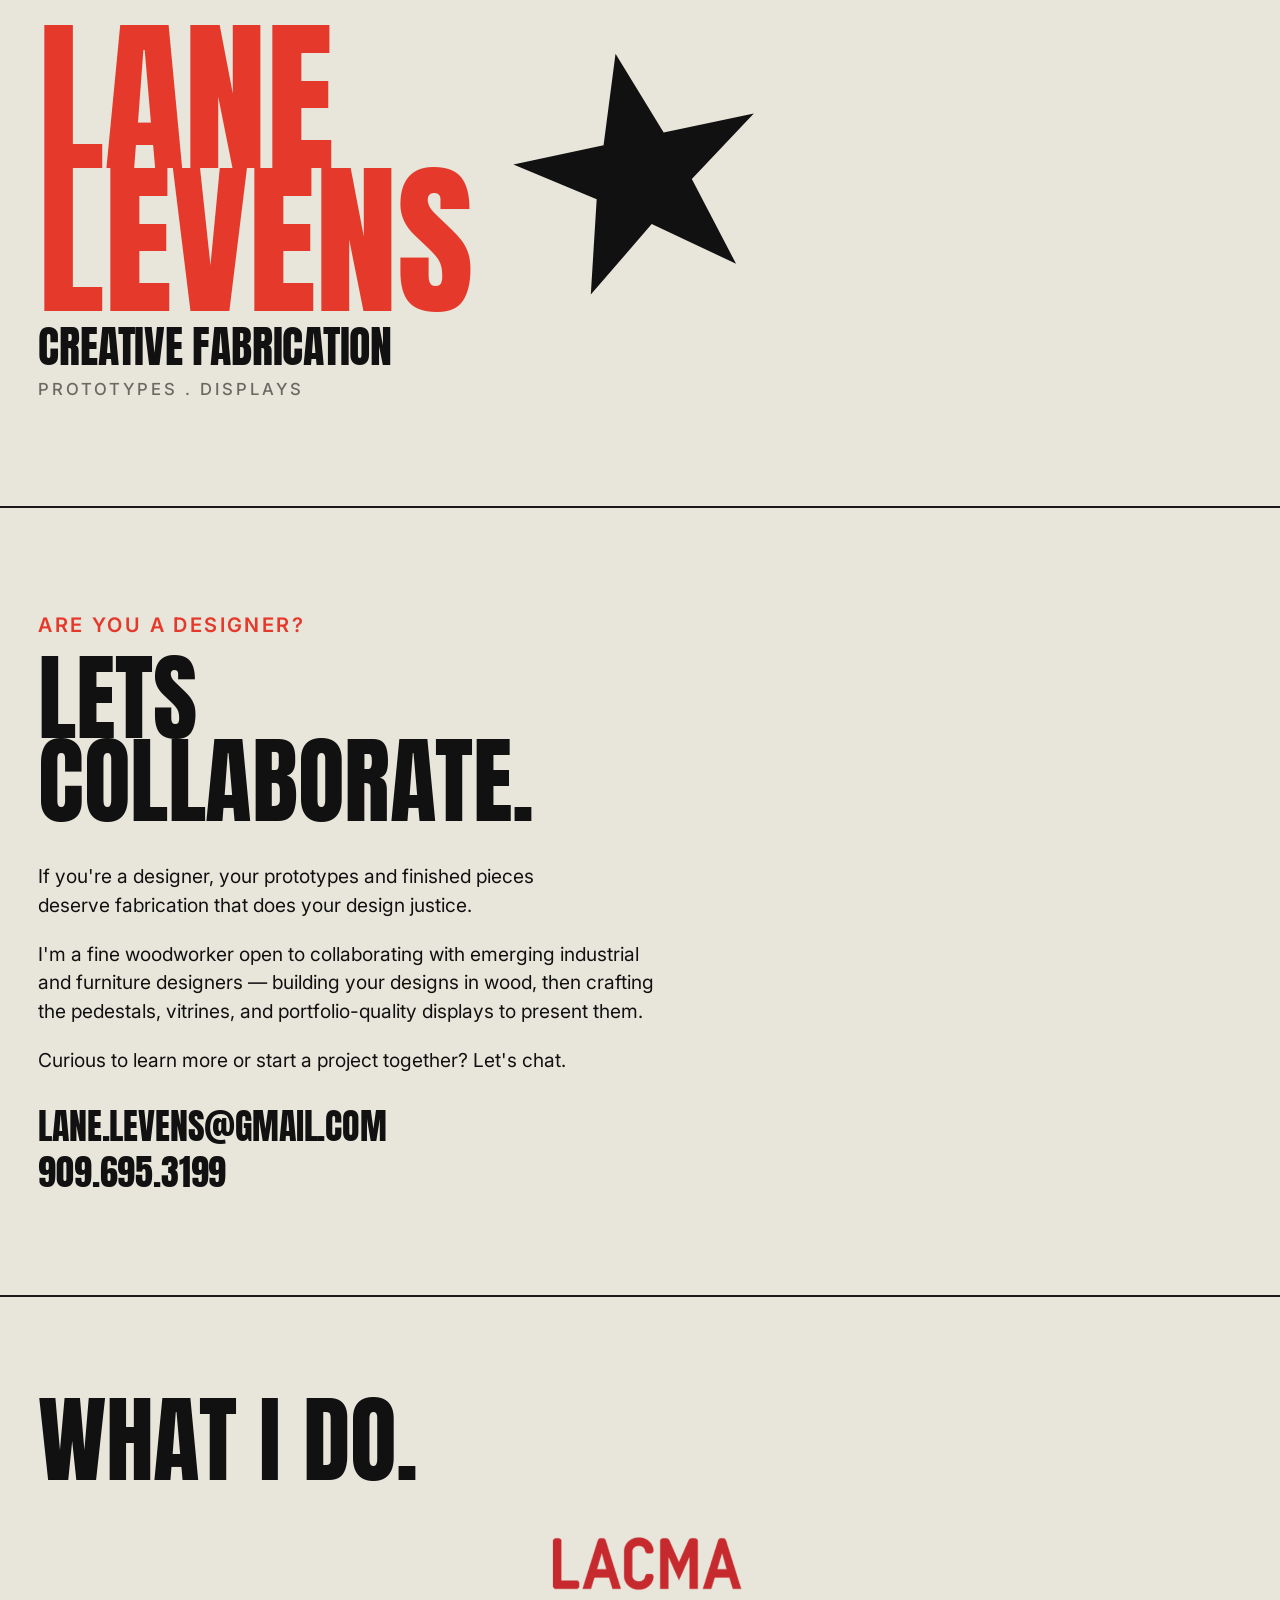
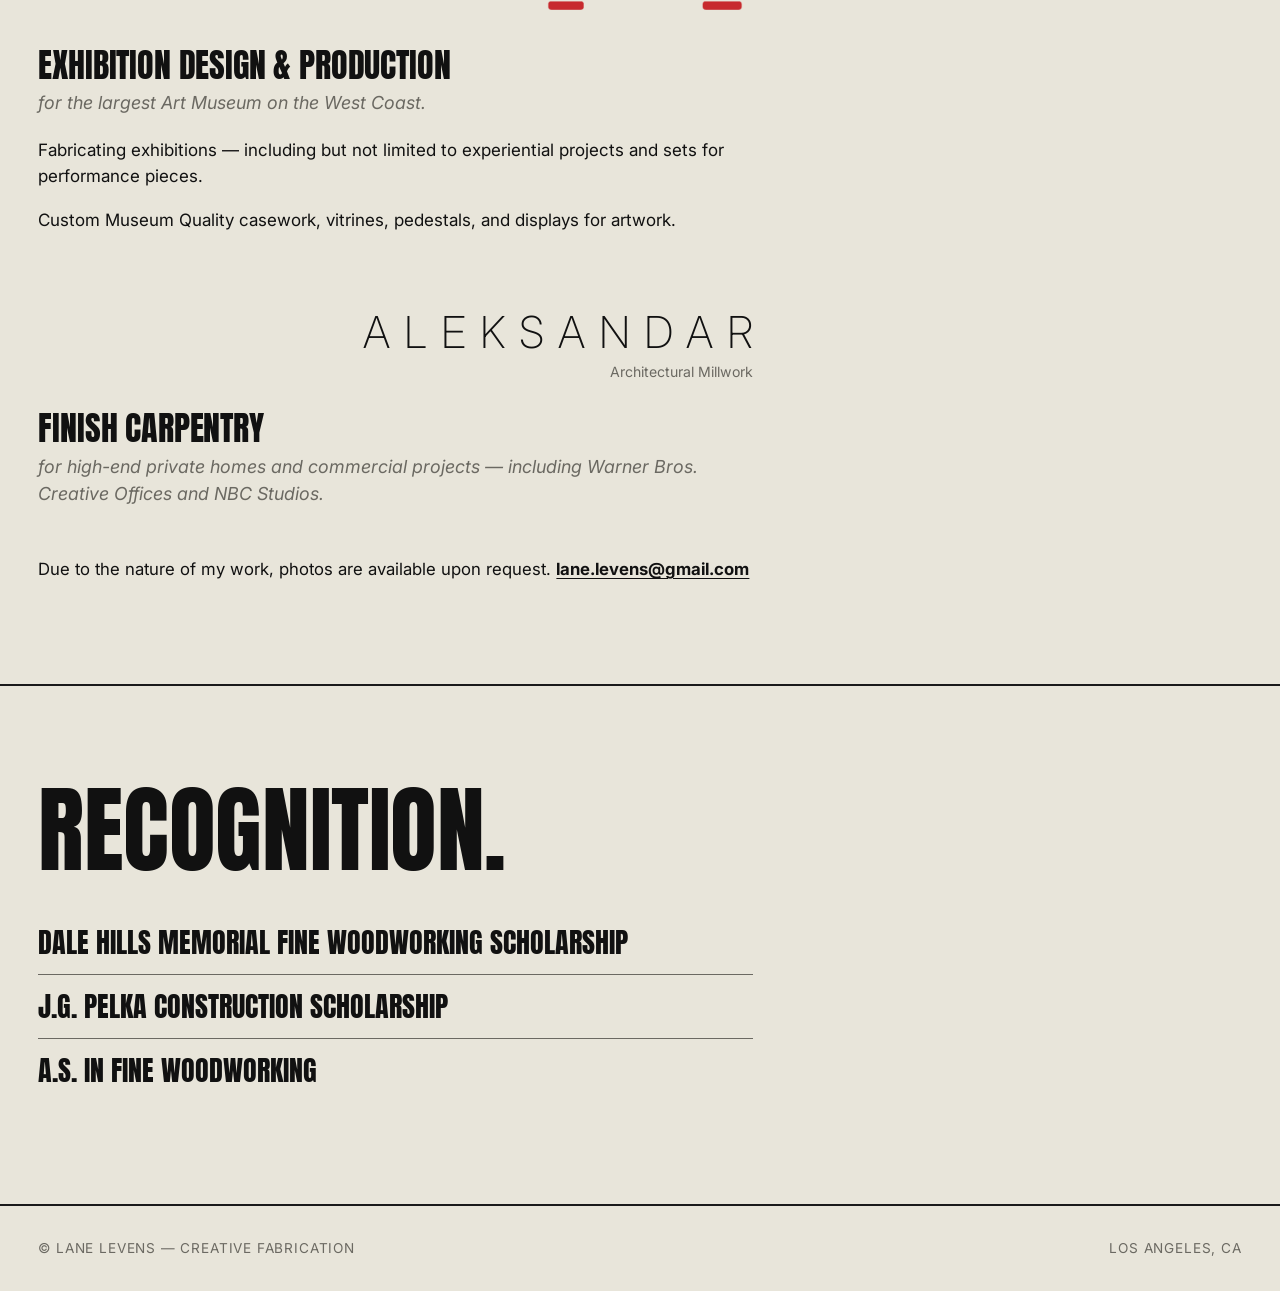
<file: index.html>
<!doctype html>
<html lang="en">
<head>
  <meta charset="utf-8" />
  <meta name="viewport" content="width=device-width, initial-scale=1" />
  <meta name="robots" content="noindex, nofollow, noarchive" />
  <title>Lane Levens — Creative Fabrication, Los Angeles</title>
  <meta name="description" content="Lane Levens — creative fabrication in Los Angeles. Prototypes, displays, exhibition design and production, finish carpentry, and collaborative builds with designers." />
  <link rel="icon" href="/favicon.ico" sizes="any" />
  <link rel="icon" href="/favicon.svg" type="image/svg+xml" />
  <link rel="apple-touch-icon" href="/apple-touch-icon.png" />
  <link rel="preconnect" href="https://fonts.googleapis.com">
  <link rel="preconnect" href="https://fonts.gstatic.com" crossorigin>
  <link href="https://fonts.googleapis.com/css2?family=Anton&family=Inter:wght@200;400;500;600;700&display=swap" rel="stylesheet">
  <link rel="stylesheet" href="/css/style.css">
  <script type="application/ld+json">
  {
    "@context": "https://schema.org",
    "@type": "Person",
    "name": "Lane Levens",
    "jobTitle": "Creative Fabricator",
    "description": "Fine woodworker and creative fabricator based in Los Angeles. Exhibition design and production, finish carpentry, prototypes, and displays.",
    "url": "https://lane.levens.com",
    "email": "mailto:lane.levens@gmail.com",
    "telephone": "+1-909-695-3199",
    "address": {
      "@type": "PostalAddress",
      "addressLocality": "Los Angeles",
      "addressRegion": "CA",
      "addressCountry": "US"
    },
    "knowsAbout": [
      "Fine woodworking",
      "Finish carpentry",
      "Exhibition fabrication",
      "Museum casework",
      "Vitrines",
      "Pedestals",
      "Prototype fabrication"
    ]
  }
  </script>
</head>
<body>

<!-- ============ HERO ============ -->
<section class="hero">
  <div class="container">
    <div class="hero__lockup">
      <h1 class="display">Lane<br>Levens</h1>
      <svg class="hero__big-star" viewBox="0 0 100 100" aria-hidden="true" preserveAspectRatio="xMidYMid meet">
        <polygon transform="rotate(-12 50 50)" points="50,4 62,38 98,38 69,58 79,94 50,72 21,94 31,58 2,38 38,38" fill="#111"/>
      </svg>
    </div>
    <p class="hero__subtitle">Creative Fabrication</p>
    <p class="hero__tagline">Prototypes . Displays</p>
  </div>
</section>

<hr class="divider" />

<!-- ============ LETS COLLABORATE ============ -->
<section class="section" id="collaborate">
  <div class="container">
    <p class="eyebrow eyebrow--red eyebrow--lg mb-2">Are you a designer?</p>
    <h2 class="display display--ink mb-3">Lets<br>Collaborate.</h2>

    <div style="max-width: 65ch; margin-top: 2.5rem;">
      <p class="lede">If you're a designer, your prototypes and finished pieces deserve fabrication that does your design justice.</p>
      <p class="lede" style="margin-top: 1.25rem;">I'm a fine woodworker open to collaborating with emerging industrial and furniture designers — building your designs in wood, then crafting the pedestals, vitrines, and portfolio-quality displays to present them.</p>
      <p class="lede" style="margin-top: 1.25rem;">Curious to learn more or start a project together? Let's chat.</p>

      <div class="contact-stack">
        <a href="mailto:lane.levens@gmail.com">lane.levens@gmail.com</a>
        <a href="tel:+19096953199">909.695.3199</a>
      </div>
    </div>
  </div>
</section>

<hr class="divider" />

<!-- ============ WHAT I DO ============ -->
<section class="section" id="work">
  <div class="container">
    <h2 class="display display--ink mb-3">What I Do.</h2>

    <div style="max-width: 65ch; margin-top: 3rem;">

      <div class="workplace">
        <div class="workplace__logo-row">
          <div class="service-logo">
            <img src="/images/logo-lacma.png" alt="LACMA" />
          </div>
        </div>
        <div class="workplace__body">
          <h3 class="workplace__role">Exhibition Design &amp; Production</h3>
          <p class="workplace__where">for the largest Art Museum on the West Coast.</p>
          <p style="margin-top: 1.25rem;">Fabricating exhibitions — including but not limited to experiential projects and sets for performance pieces.</p>
          <p>Custom Museum Quality casework, vitrines, pedestals, and displays for artwork.</p>
        </div>
      </div>

      <div class="workplace">
        <div class="workplace__logo-row">
          <div class="service-logo service-logo--text" role="img" aria-label="Aleksandar Architectural Millwork">
            <span class="alek-wordmark" aria-hidden="true">ALEKSANDAR</span>
            <span class="alek-subtitle" aria-hidden="true">Architectural Millwork</span>
          </div>
        </div>
        <div class="workplace__body">
          <h3 class="workplace__role">Finish Carpentry</h3>
          <p class="workplace__where">for high-end private homes and commercial projects — including Warner Bros. Creative Offices and NBC Studios.</p>
        </div>
      </div>

      <p style="margin-top: 3rem; font-size: 1.05rem;">
        Due to the nature of my work, photos are available upon request. <a href="mailto:lane.levens@gmail.com?subject=Portfolio%20Request" style="font-weight: 700;">lane.levens@gmail.com</a>
      </p>

    </div>
  </div>
</section>

<hr class="divider" />

<!-- ============ RECOGNITION ============ -->
<section class="section" id="recognition">
  <div class="container">
    <h2 class="display display--ink mb-3">Recognition.</h2>

    <ul class="recognition-list">
      <li>Dale Hills Memorial Fine Woodworking Scholarship</li>
      <li>J.G. Pelka Construction Scholarship</li>
      <li>A.S. in Fine Woodworking</li>
    </ul>
  </div>
</section>

<!-- ============ FOOTER ============ -->
<footer class="site-footer">
  <div class="container site-footer__inner">
    <span>© Lane Levens — Creative Fabrication</span>
    <span>Los Angeles, CA</span>
  </div>
</footer>

</body>
</html>
</file>
<file: css/style.css>
/* ============================================================
   LANE.LEVENS — creative fabrication
   Brand: bold red display type, black star motif, cream ground.
   ============================================================ */

:root {
  /* Brand tokens — derived from the LANE.LEVENS logo sheet */
  --red: #E5392B;
  --red-deep: #C82A1E;
  --cream: #E8E5DA;
  --cream-soft: #EFEDE3;
  --ink: #111111;
  --ink-soft: #1F1F1F;
  --muted: #6B6962;
  --rule: #1A1A1A;

  /* Type */
  --display: "Anton", "Archivo Black", "Impact", system-ui, sans-serif;
  --body: "Inter", -apple-system, BlinkMacSystemFont, "Segoe UI", Roboto, sans-serif;

  /* Layout */
  --container: 1280px;
  --gutter: clamp(1.25rem, 3vw, 2.5rem);
  --section-y: clamp(3.5rem, 8vw, 7rem);
}

/* ---------- Reset ---------- */
*, *::before, *::after { box-sizing: border-box; }
html { -webkit-text-size-adjust: 100%; scroll-behavior: smooth; }
@media (prefers-reduced-motion: reduce) {
  html { scroll-behavior: auto; }
  *, *::before, *::after {
    animation-duration: 0.001ms !important;
    animation-iteration-count: 1 !important;
    transition-duration: 0.001ms !important;
  }
}
body {
  margin: 0;
  font-family: var(--body);
  font-size: 17px;
  line-height: 1.55;
  color: var(--ink);
  background: var(--cream);
  -webkit-font-smoothing: antialiased;
  -moz-osx-font-smoothing: grayscale;
}
img, svg { display: block; max-width: 100%; height: auto; }
a { color: inherit; text-underline-offset: 3px; }
a:hover { color: var(--red); }
button { font: inherit; cursor: pointer; }

/* ---------- Typography ---------- */
.display {
  font-family: var(--display);
  font-weight: 400;
  letter-spacing: -0.005em;
  line-height: 0.86;
  text-transform: uppercase;
  color: var(--red);
  margin: 0;
}
.display--ink { color: var(--ink); }

h1.display { font-size: clamp(3.5rem, 13vw, 12rem); }
h2.display { font-size: clamp(2.75rem, 8vw, 6rem); }
h3.display { font-size: clamp(1.75rem, 3.5vw, 2.75rem); }

.eyebrow {
  font-family: var(--body);
  font-size: 0.78rem;
  letter-spacing: 0.14em;
  text-transform: uppercase;
  font-weight: 600;
  color: var(--ink);
}
.eyebrow--red { color: var(--red); }
.eyebrow--lg {
  font-size: clamp(1rem, 1.6vw, 1.25rem);
  letter-spacing: 0.12em;
}

.lede {
  font-size: clamp(1.05rem, 1.5vw, 1.25rem);
  line-height: 1.5;
  max-width: 56ch;
}

p { margin: 0 0 1em; }
p:last-child { margin-bottom: 0; }

/* Smarter line-breaking: balanced headlines, prettier prose endings. */
h1, h2, h3, h4,
.display,
.eyebrow,
.lede,
.work-card__title,
.experience-item__role {
  text-wrap: balance;
}
p, li {
  text-wrap: pretty;
}

/* ---------- Layout primitives ---------- */
.container {
  width: 100%;
  max-width: var(--container);
  margin-inline: auto;
  padding-inline: var(--gutter);
}
.section {
  padding-block: var(--section-y);
}
.divider {
  border: 0;
  border-top: 2px solid var(--rule);
  margin: 0;
}

/* ---------- Header / nav ---------- */
.site-header {
  position: sticky;
  top: 0;
  z-index: 50;
  background: var(--cream);
  border-bottom: 2px solid var(--rule);
}
.site-header__inner {
  display: flex;
  align-items: center;
  justify-content: space-between;
  gap: 1rem;
  padding-block: 0.9rem;
}
.brand {
  font-family: var(--display);
  font-size: clamp(1.25rem, 2.2vw, 1.6rem);
  color: var(--red);
  text-transform: uppercase;
  text-decoration: none;
  letter-spacing: -0.005em;
  display: inline-flex;
  align-items: center;
  gap: 0.55rem;
}
.brand .brand-star {
  width: 1em; height: 1em;
  flex: 0 0 auto;
  color: var(--ink);
}
.nav {
  display: flex;
  gap: clamp(1rem, 2.5vw, 2rem);
}
.nav a {
  font-size: 0.85rem;
  text-transform: uppercase;
  letter-spacing: 0.14em;
  font-weight: 600;
  text-decoration: none;
  color: var(--ink);
  padding-block: 0.25rem;
  border-bottom: 2px solid transparent;
}
.nav a[aria-current="page"] {
  border-bottom-color: var(--red);
  color: var(--red);
}
.nav a:hover { color: var(--red); }

/* ---------- Hero lockup: LANE LEVENS + star on the right ---------- */
.hero__lockup {
  display: flex;
  align-items: center;
  gap: clamp(1rem, 3vw, 3rem);
  flex-wrap: wrap;
}
.hero__lockup .display {
  flex: 0 1 auto;
}
.hero__big-star {
  flex: 0 0 auto;
  width: clamp(8rem, 20vw, 18rem);
  height: auto;
  color: var(--ink);
}

/* ---------- Hero subtitles ---------- */
.hero__subtitle {
  font-family: var(--display);
  font-weight: 400;
  font-size: clamp(1.75rem, 4vw, 2.75rem);
  line-height: 1;
  color: var(--ink);
  text-transform: uppercase;
  margin: 0.75rem 0 0;
  letter-spacing: -0.005em;
}
.hero__tagline {
  font-family: var(--body);
  font-weight: 500;
  font-size: clamp(0.95rem, 1.3vw, 1.15rem);
  letter-spacing: 0.18em;
  text-transform: uppercase;
  color: var(--muted);
  margin: 0.6rem 0 0;
}

/* ---------- Hero ---------- */
.hero {
  position: relative;
  padding-block: clamp(1rem, 2vw, 2rem) clamp(3.5rem, 8vw, 7rem);
  overflow: hidden;
}
.hero__grid {
  display: grid;
  grid-template-columns: 1fr;
  gap: clamp(1.5rem, 3vw, 3rem);
  align-items: end;
}
@media (min-width: 900px) {
  .hero__grid { grid-template-columns: 1.4fr 1fr; }
}
.hero__title {
  position: relative;
}
.hero__title .star {
  position: absolute;
  right: -3vw;
  bottom: -2vw;
  width: clamp(8rem, 22vw, 22rem);
  color: var(--ink);
  z-index: -1;
}
.hero__meta {
  display: flex;
  flex-direction: column;
  gap: 1.25rem;
  padding-top: 0.5rem;
  border-top: 2px solid var(--rule);
}
.hero__meta-row {
  display: flex;
  justify-content: space-between;
  gap: 1rem;
}
.hero__meta-row dt {
  font-size: 0.78rem;
  letter-spacing: 0.14em;
  text-transform: uppercase;
  font-weight: 600;
  color: var(--muted);
}
.hero__meta-row dd {
  margin: 0;
  font-weight: 600;
  text-align: right;
}

/* ---------- Marquee strip (under hero) ---------- */
.marquee {
  border-block: 2px solid var(--rule);
  background: var(--ink);
  color: var(--cream);
  overflow: hidden;
  padding-block: 0.6rem;
}
.marquee__track {
  display: flex;
  gap: 3rem;
  white-space: nowrap;
  animation: marquee 30s linear infinite;
  font-family: var(--display);
  font-size: clamp(1.25rem, 2.5vw, 1.75rem);
  text-transform: uppercase;
  letter-spacing: 0.02em;
}
.marquee__track span { display: inline-flex; align-items: center; gap: 1.5rem; }
.marquee__track .dot {
  width: 0.55em; height: 0.55em;
  background: var(--red);
  border-radius: 50%;
  display: inline-block;
}
@keyframes marquee {
  from { transform: translateX(0); }
  to   { transform: translateX(-50%); }
}

/* ---------- Featured / portfolio cards ---------- */
.work-grid {
  display: grid;
  grid-template-columns: 1fr;
  gap: clamp(2rem, 4vw, 3.5rem);
}
@media (min-width: 760px) {
  .work-grid { grid-template-columns: 1fr 1fr; }
}
.work-card {
  display: flex;
  flex-direction: column;
  gap: 1rem;
  text-decoration: none;
  color: inherit;
}
.work-card__media {
  position: relative;
  aspect-ratio: 4 / 3;
  overflow: hidden;
  background: var(--cream-soft);
  border: 2px solid var(--rule);
}
.work-card__media img {
  width: 100%; height: 100%;
  object-fit: cover;
  transition: transform 600ms cubic-bezier(.2,.7,.2,1);
}
.work-card:hover .work-card__media img { transform: scale(1.04); }
.work-card__media--placeholder {
  display: grid;
  place-items: center;
  color: var(--muted);
  font-family: var(--display);
  font-size: 1.5rem;
  text-transform: uppercase;
  background:
    repeating-linear-gradient(
      45deg,
      var(--cream-soft) 0 14px,
      transparent 14px 28px
    ),
    var(--cream);
}
.work-card__index {
  font-family: var(--display);
  font-size: 1.5rem;
  color: var(--red);
  letter-spacing: 0;
}
.work-card__title {
  font-family: var(--display);
  font-size: clamp(1.5rem, 3vw, 2.25rem);
  text-transform: uppercase;
  color: var(--ink);
  margin: 0;
  line-height: 0.9;
}
.work-card__meta {
  font-size: 0.85rem;
  letter-spacing: 0.06em;
  text-transform: uppercase;
  color: var(--muted);
  font-weight: 600;
}

/* ---------- About / experience ---------- */
.about-grid {
  display: grid;
  grid-template-columns: 1fr;
  gap: clamp(2rem, 4vw, 4rem);
}
@media (min-width: 900px) {
  .about-grid { grid-template-columns: 1.2fr 1fr; }
}

.experience-list {
  display: grid;
  gap: 2rem;
}
.experience-item {
  display: grid;
  grid-template-columns: 1fr;
  gap: 0.5rem;
  padding-bottom: 2rem;
  border-bottom: 2px solid var(--rule);
}
.experience-item:last-child { border-bottom: 0; padding-bottom: 0; }
@media (min-width: 720px) {
  .experience-item {
    grid-template-columns: 200px 1fr;
    gap: 2rem;
  }
}
.experience-item__when {
  font-size: 0.85rem;
  letter-spacing: 0.06em;
  text-transform: uppercase;
  color: var(--muted);
  font-weight: 600;
  padding-top: 0.4rem;
}
.experience-item__role {
  font-family: var(--display);
  font-size: clamp(1.5rem, 2.5vw, 2rem);
  text-transform: uppercase;
  color: var(--ink);
  margin: 0 0 0.25rem;
  line-height: 0.95;
}
.experience-item__org {
  font-weight: 600;
  margin-bottom: 0.5rem;
  color: var(--red);
}
.experience-item ul {
  margin: 0.5rem 0 0;
  padding-left: 1.1rem;
}
.experience-item li { margin-bottom: 0.25rem; }

/* ---------- Contact / CTA ---------- */
.cta {
  background: var(--ink);
  color: var(--cream);
  padding-block: clamp(3rem, 7vw, 5.5rem);
}
.cta a:not(.button) { color: var(--red); }
.cta h2.display { color: var(--cream); }
.cta__row {
  display: flex;
  flex-wrap: wrap;
  align-items: end;
  justify-content: space-between;
  gap: 1.5rem;
}
.button {
  display: inline-flex;
  align-items: center;
  gap: 0.5rem;
  padding: 0.9rem 1.4rem;
  background: var(--red);
  color: var(--cream);
  text-decoration: none;
  text-transform: uppercase;
  letter-spacing: 0.14em;
  font-size: 0.85rem;
  font-weight: 700;
  border: 2px solid var(--red);
  transition: background 180ms ease, color 180ms ease;
}
.button:hover {
  background: transparent;
  color: var(--red);
}
.button--ink {
  background: var(--ink);
  border-color: var(--ink);
  color: var(--cream);
}
.button--ink:hover { background: transparent; color: var(--ink); }

/* ---------- Contact details ---------- */
.contact-list {
  list-style: none;
  margin: 0; padding: 0;
  display: grid;
  gap: 1.5rem;
}
.contact-list--inline {
  margin-top: 1.5rem;
  grid-template-columns: 1fr 1fr;
  gap: 2rem;
  max-width: 56ch;
}
.contact-list--inline dt {
  color: var(--muted);
}
.contact-list--inline dd {
  font-size: clamp(1.2rem, 2.4vw, 1.85rem);
  color: var(--ink);
}
.contact-list--inline dd a:hover { color: var(--red); }

/* ---------- Stacked contact (email / phone) ---------- */
.contact-stack {
  display: flex;
  flex-direction: column;
  gap: 0.4rem;
  margin-top: 2rem;
}
.contact-stack a {
  display: inline-block;
  font-family: var(--display);
  font-weight: 400;
  font-size: clamp(1.4rem, 3vw, 2.25rem);
  text-transform: uppercase;
  text-decoration: none;
  color: var(--ink);
  line-height: 1.1;
  letter-spacing: -0.005em;
  width: fit-content;
}
.contact-stack a:hover { color: var(--red); }
.contact-list dt {
  font-size: 0.78rem;
  letter-spacing: 0.14em;
  text-transform: uppercase;
  color: var(--muted);
  font-weight: 600;
  margin-bottom: 0.25rem;
}
.contact-list dd {
  margin: 0;
  font-family: var(--display);
  font-size: clamp(1.5rem, 3vw, 2.5rem);
  text-transform: uppercase;
  color: var(--ink);
  line-height: 1;
}
.contact-list a { text-decoration: none; }
.contact-list a:hover { color: var(--red); }

/* ---------- Footer ---------- */
.site-footer {
  background: var(--cream);
  border-top: 2px solid var(--rule);
  padding-block: 2rem;
  font-size: 0.85rem;
  letter-spacing: 0.06em;
  text-transform: uppercase;
  color: var(--muted);
}
.site-footer__inner {
  display: flex;
  flex-wrap: wrap;
  justify-content: space-between;
  gap: 1rem;
}

/* ---------- Pitch callout (services / capabilities) ---------- */
.pitch {
  position: relative;
  padding: 1.5rem 1.75rem 1.5rem 2rem;
  margin: 2rem 0 0;
  border-left: 4px solid var(--red);
  background: var(--cream-soft);
  font-size: clamp(1.05rem, 1.5vw, 1.2rem);
  line-height: 1.5;
  font-weight: 500;
  max-width: 56ch;
}
.pitch__lead {
  display: block;
  font-family: var(--display);
  font-size: 0.85rem;
  letter-spacing: 0.14em;
  text-transform: uppercase;
  color: var(--red);
  margin-bottom: 0.5rem;
  font-weight: 400;
}

/* ---------- Org / client mark (large name treatment) ---------- */
.org-mark {
  display: flex;
  align-items: baseline;
  gap: 0.75rem;
  flex-wrap: wrap;
}
.org-mark__star {
  font-family: var(--display);
  color: var(--red);
  font-size: clamp(2rem, 5vw, 3rem);
  line-height: 1;
}

/* ---------- Workplace block (logo + role + body) ---------- */
.workplace {
  margin-top: clamp(3rem, 6vw, 5rem);
}
.workplace:first-of-type {
  margin-top: 0;
}
.workplace__logo-row {
  display: flex;
  justify-content: flex-end;
  margin-bottom: 1.75rem;
}
.workplace__body {
  margin-top: 0;
}
.workplace__role {
  font-family: var(--display);
  font-weight: 400;
  text-transform: uppercase;
  letter-spacing: -0.005em;
  font-size: clamp(1.5rem, 3vw, 2.1rem);
  line-height: 1;
  margin: 0;
}
.workplace__where {
  font-size: clamp(1.05rem, 1.4vw, 1.2rem);
  color: var(--muted);
  font-style: italic;
  margin: 0.5rem 0 0;
  max-width: 60ch;
}

/* ---------- Service / workplace logos ---------- */
.service-logo {
  display: inline-block;
}
.service-logo img {
  display: block;
  height: 70px;
  width: auto;
}
@media (min-width: 720px) {
  .service-logo img { height: 90px; }
}

/* Text-based Aleksandar wordmark (matches cncthecity.com lockup) */
.service-logo--text {
  color: var(--ink);
}
.alek-wordmark {
  display: block;
  font-family: "Inter", -apple-system, sans-serif;
  font-weight: 200;
  font-size: clamp(1.75rem, 3.5vw, 2.75rem);
  letter-spacing: 0.32em;
  /* absorb the trailing letter-spacing so the right edge aligns to the final R */
  margin-right: -0.32em;
  line-height: 1;
}
.alek-subtitle {
  display: block;
  font-family: "Inter", -apple-system, sans-serif;
  font-weight: 400;
  font-size: clamp(0.85rem, 1.1vw, 1rem);
  color: var(--muted);
  margin-top: 0.45rem;
  letter-spacing: 0;
  text-align: right;
}

/* ---------- Recognition list ---------- */
.recognition-list {
  list-style: none;
  padding: 0;
  margin: 2.5rem 0 0;
  max-width: 65ch;
}
.recognition-list li {
  font-family: var(--display);
  font-size: clamp(1.25rem, 2.5vw, 1.75rem);
  text-transform: uppercase;
  line-height: 1.1;
  padding: 1rem 0;
  border-bottom: 1px solid var(--muted);
}
.recognition-list li:last-child {
  border-bottom: 0;
}

/* ---------- TODO badge for visible placeholders ---------- */
.todo {
  display: inline-block;
  font-family: var(--body);
  font-size: 0.7rem;
  letter-spacing: 0.12em;
  text-transform: uppercase;
  font-weight: 700;
  background: var(--red);
  color: var(--cream);
  padding: 0.2rem 0.5rem;
  border-radius: 2px;
  vertical-align: middle;
  margin-left: 0.5rem;
}
.placeholder-text {
  color: var(--muted);
  font-style: italic;
}

/* ---------- Utilities ---------- */
.sr-only {
  position: absolute; width: 1px; height: 1px;
  padding: 0; margin: -1px; overflow: hidden;
  clip: rect(0, 0, 0, 0); white-space: nowrap; border: 0;
}
.text-right { text-align: right; }
.mt-0 { margin-top: 0; }
.mb-1 { margin-bottom: 0.5rem; }
.mb-2 { margin-bottom: 1rem; }
.mb-3 { margin-bottom: 1.5rem; }
</file>
